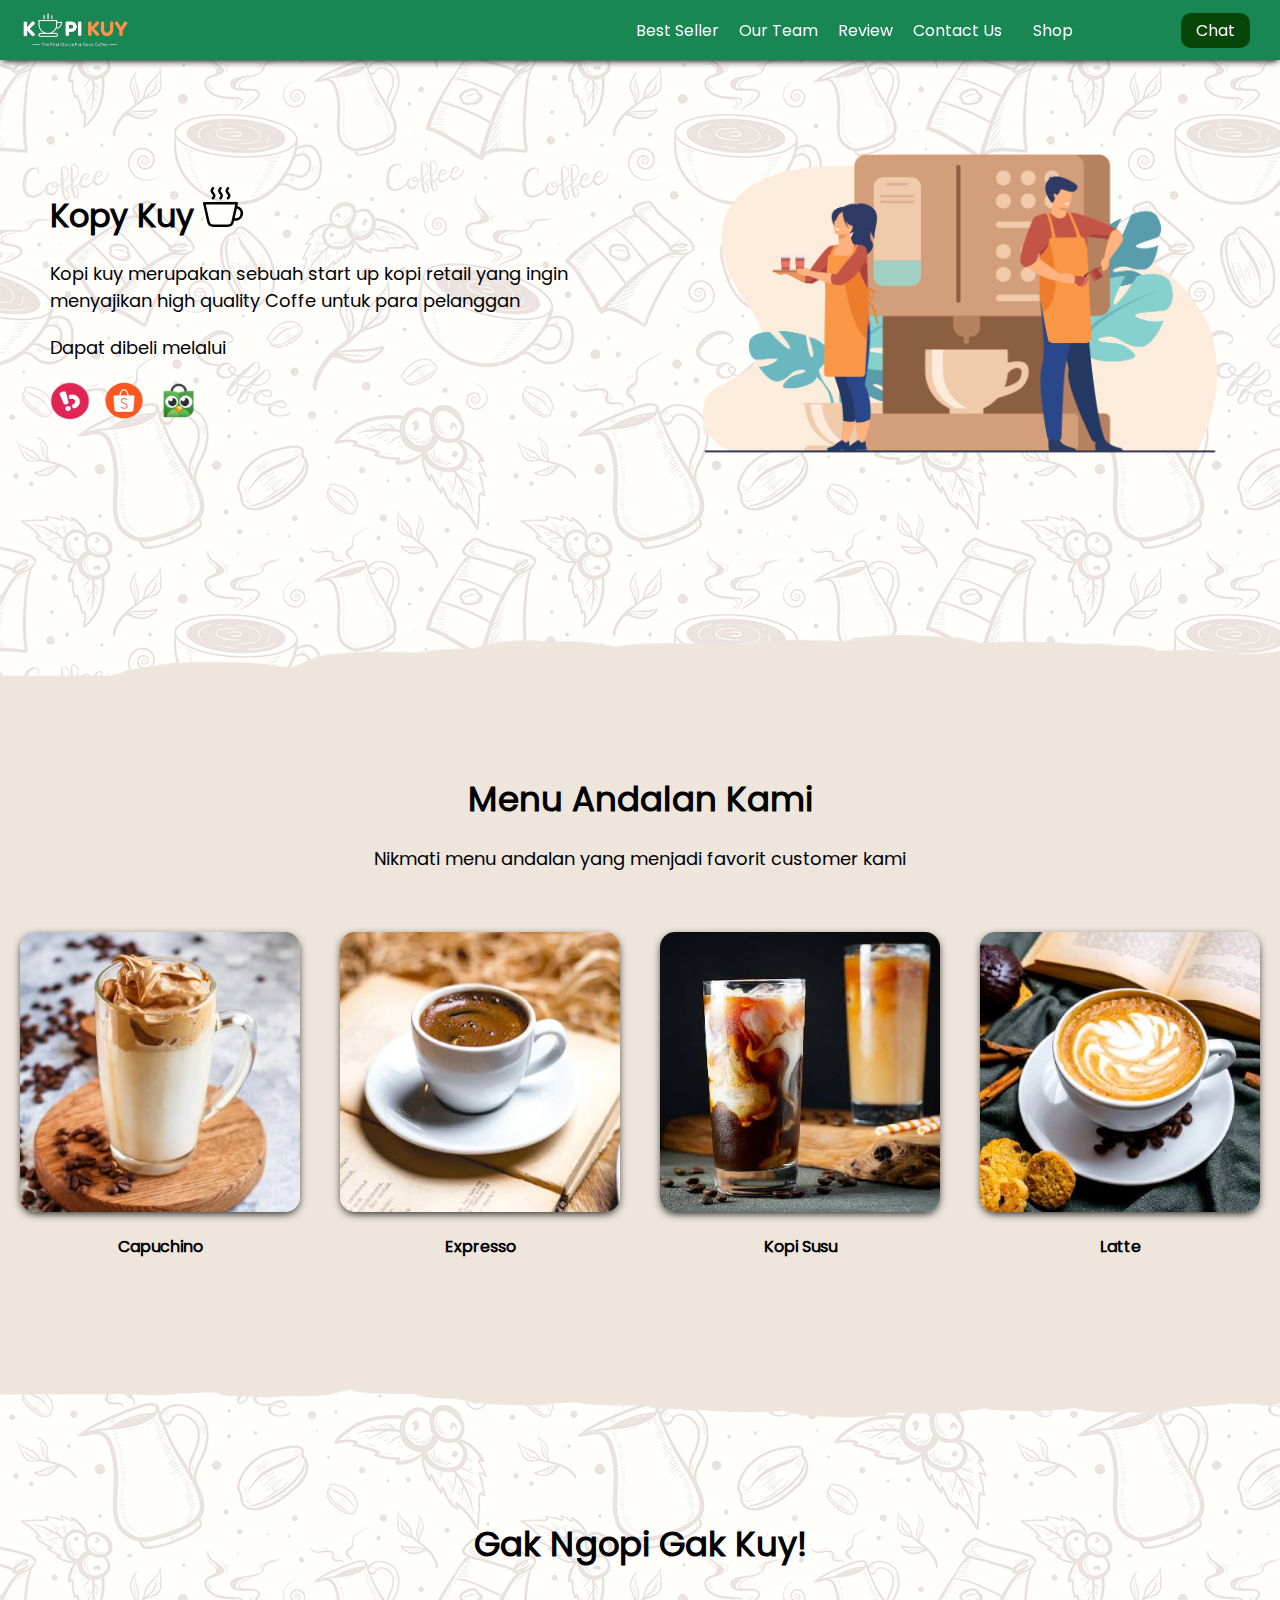
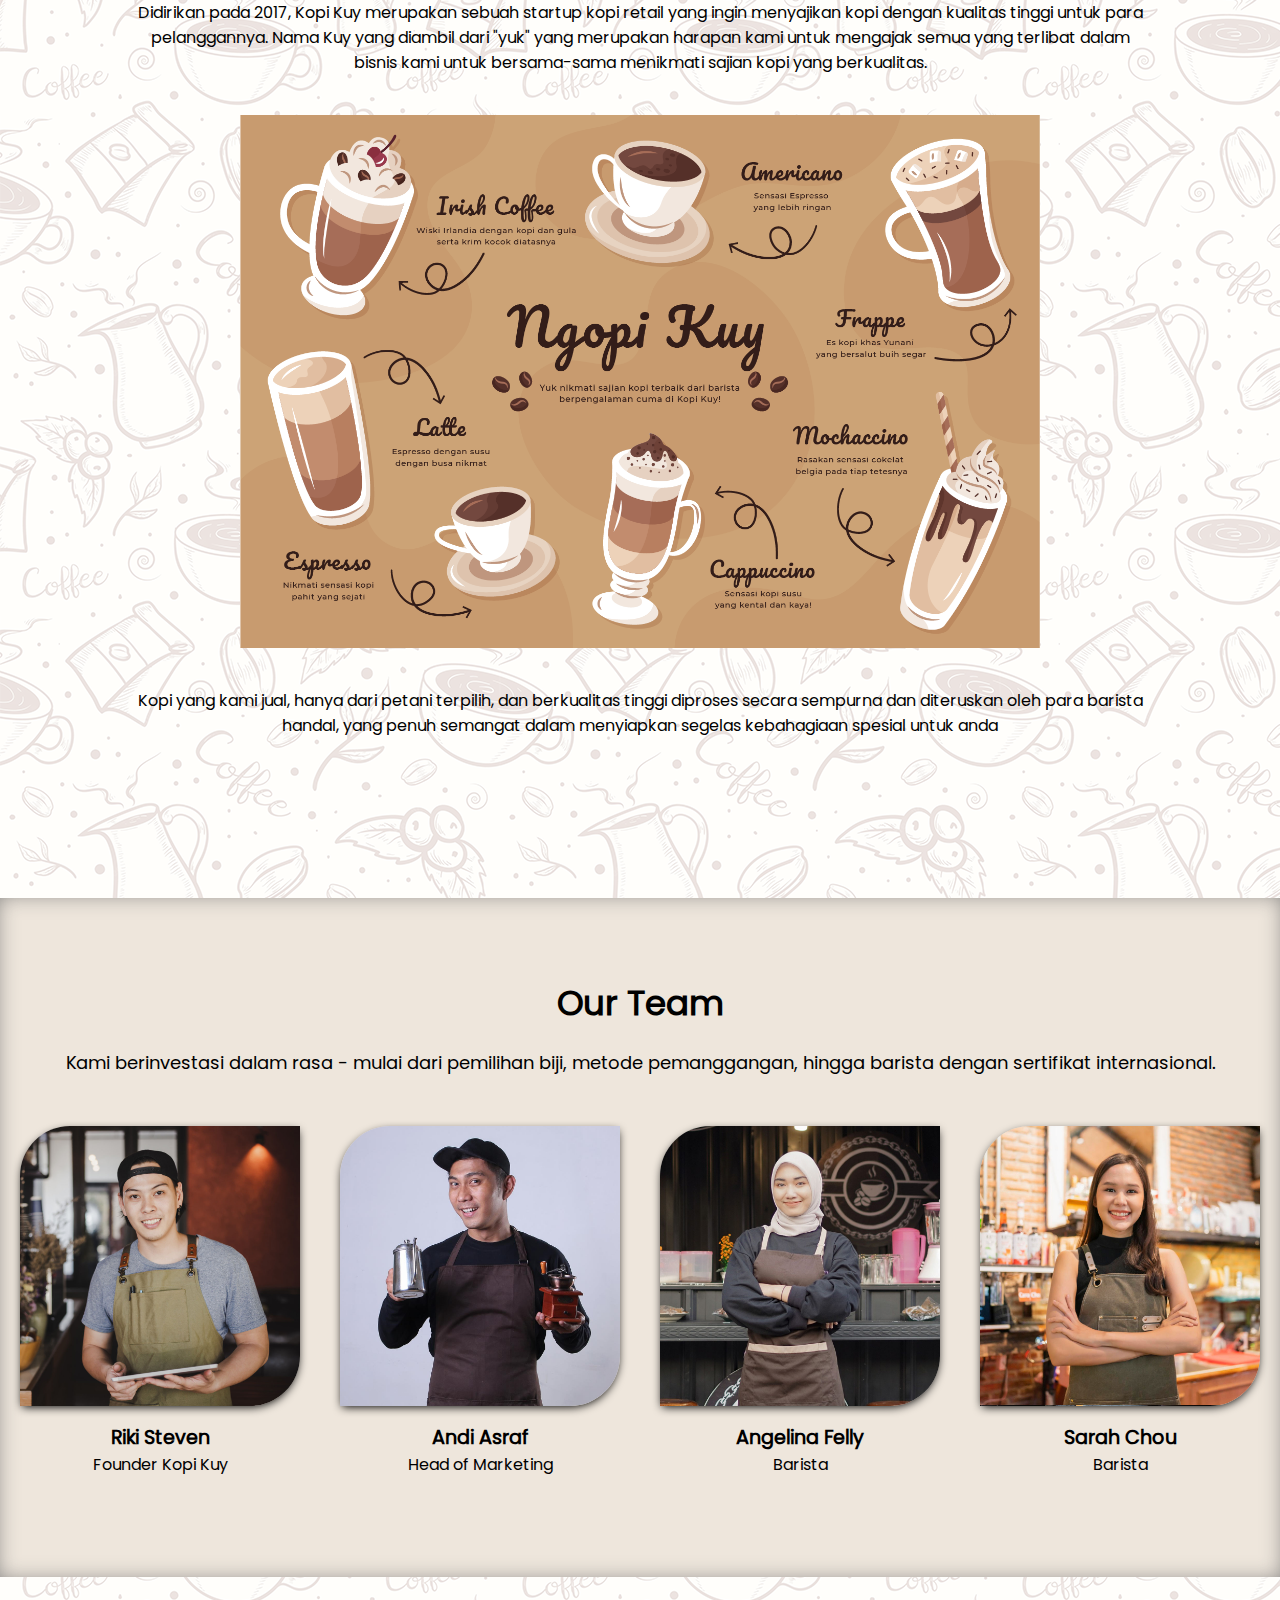
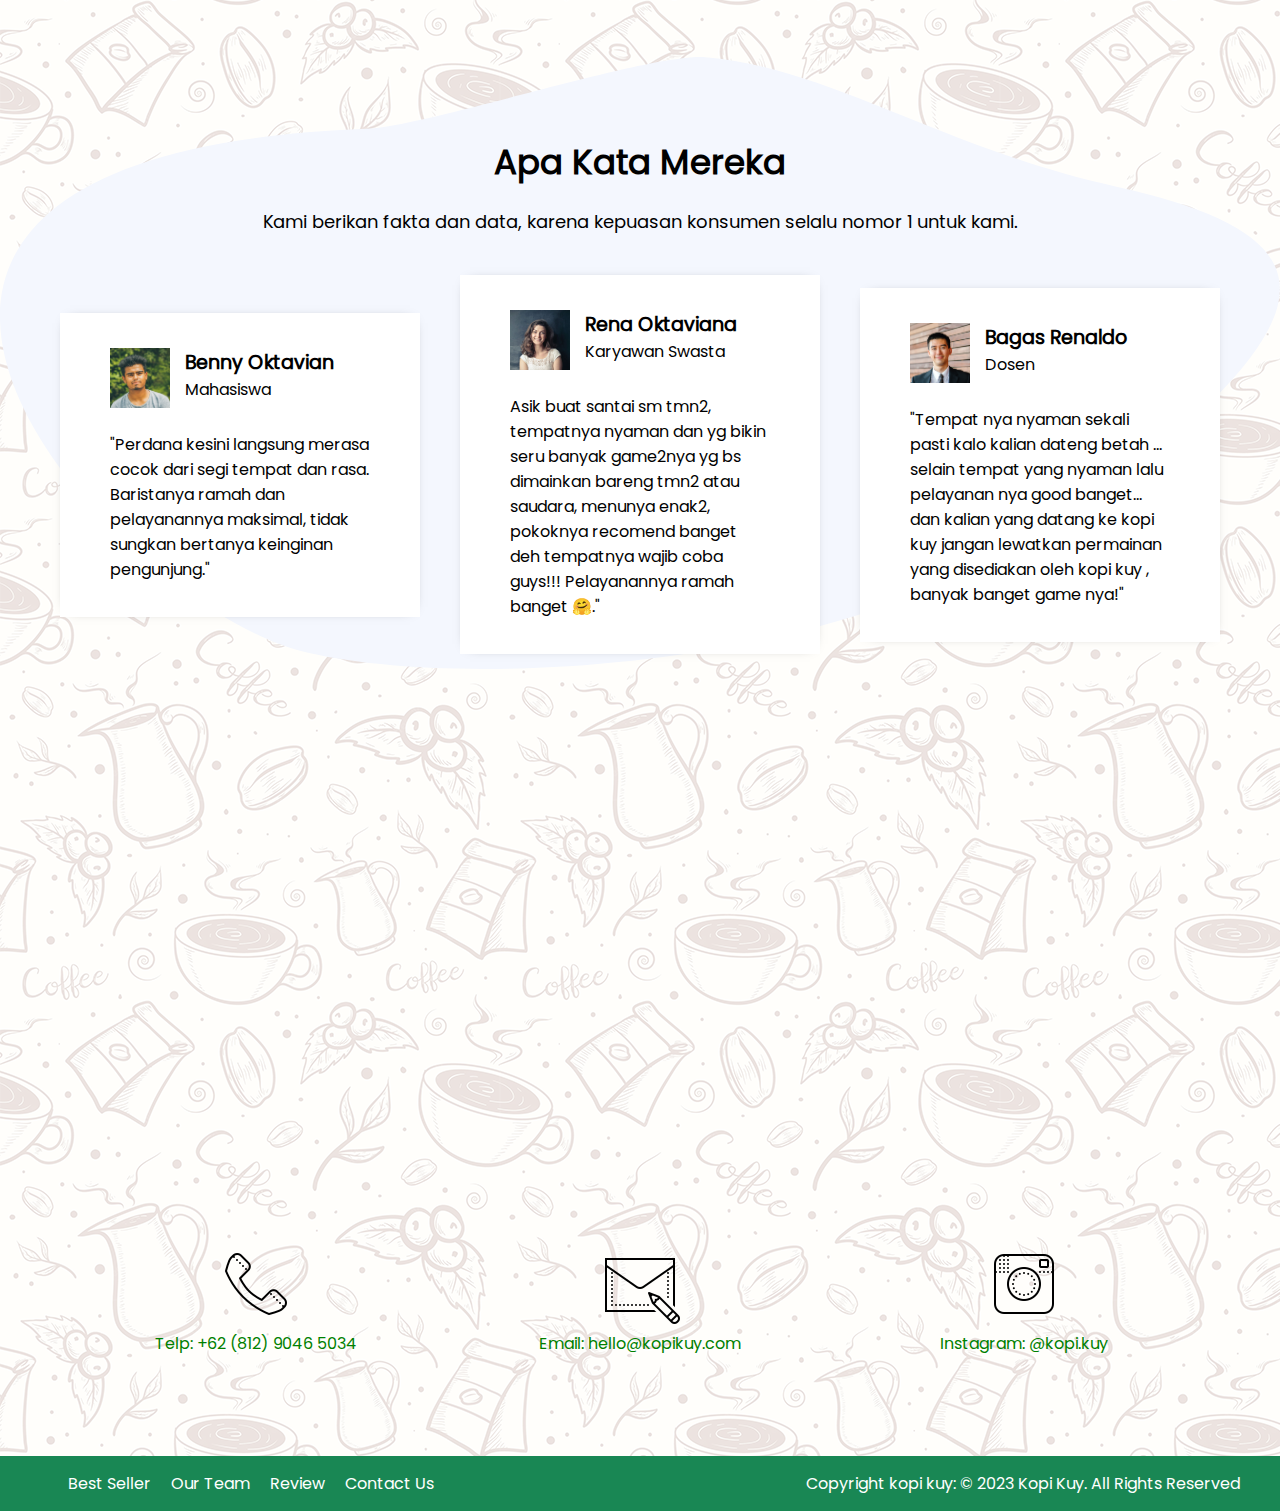
<file: index.html>
<!DOCTYPE html>
<html lang="id">

<head>
    <meta charset="UTF-8">
    <meta http-equiv="X-UA-Compatible" content="IE=edge">
    <meta name="viewport" content="width=device-width, initial-scale=1.0">
    <link rel="shortcut icon" href="images/favicon.ico" type="image/x-icon">
    <title>Website Kopi Kuy</title>
    <link rel="stylesheet" href="css/style.css">
</head>

<body>
    <nav>
        <img class="logo" src="images/logo/logo_kuy.png">
        <div class="navigasi">
            <a href="index.html#best-seller">Best Seller</a>
            <a href="index.html#our-team">Our Team</a>
            <a href="index.html#review">Review</a>
            <a href="index.html#contact-us">Contact Us</a>
        </div>
        <a class="shop" href="produk.html">Shop</a>
        <a class="chat" href="https://wa.me/628123456?text=Saya ingin bertanya" target="_blank">Chat</a>
    </nav>

    <!-- Tulis Kode HTML / <header> Setelah baris di bawah ini (baris 28) -->

    <header>
        <div class="kiri">
            <h1>Kopy Kuy
            <img src="images/icon/icon_kopi.svg" alt=""></h1>
            <p>
                Kopi kuy merupakan sebuah start up kopi retail yang ingin
                menyajikan high quality Coffe untuk para pelanggan
            </p>
            <p>
                Dapat dibeli melalui
            </p>
            <div class="olshop">
                <img src="images/logo/logo_bukalapak.png" alt="">
                <img src="images/logo/logo_shopee.png" alt="">
                <img src="images/logo/logo_tokopedia.png" alt="">
            </div>
        </div>
        <div class="kanan">
            <img src="images/header/header4.png" alt="">
        </div>
    </header>    

    <section class="best-seller" id="best-seller">
        <h2>Menu Andalan Kami</h2>
        <p>Nikmati menu andalan yang menjadi favorit customer kami</p>
        <div class="produk">
            <img src="images/produk/product_capuchino.jpg">
            <p>Capuchino</p>
        </div>
        <div class="produk">
            <img src="images/produk/product_espresso.jpg">
            <p>Expresso</p>
        </div>
        <div class="produk">
            <img src="images/produk/product_kopi_susu.jpg">
            <p>Kopi Susu</p>
        </div>
        <div class="produk">
            <img src="images/produk/product_latte.jpg">
            <p>Latte</p>
        </div>
    </section>

    <section class="about-us" id="about-us">
        <h2>
            Gak Ngopi Gak Kuy!
        </h2>
        <p>
            Didirikan pada 2017, Kopi Kuy merupakan sebuah startup kopi retail 
            yang ingin menyajikan kopi dengan kualitas tinggi untuk para pelanggannya. 
            Nama Kuy yang diambil dari "yuk" yang merupakan harapan kami untuk mengajak semua 
            yang terlibat dalam bisnis kami untuk bersama-sama menikmati sajian kopi yang berkualitas.
        </p>
        <img src="images/about-us/aset_kopi_jumbo.png">
        <p>
            Kopi yang kami jual, hanya dari petani terpilih, dan berkualitas tinggi diproses 
            secara sempurna dan diteruskan oleh para barista handal, yang penuh semangat 
            dalam menyiapkan segelas kebahagiaan spesial untuk anda
        </p>
    </section>

    <section class="our-team" id="our-team">
        <h2>
            Our Team
        </h2>
        <p>
            Kami berinvestasi dalam rasa - mulai dari pemilihan biji, metode pemanggangan, 
    hingga barista dengan sertifikat internasional.
        </p>
        <div class="team">
            <img src="images/team/team1.jpg">
            <h3>
                Riki Steven
            </h3>
            <p>Founder Kopi Kuy</p>
        </div>
        <div class="team">
            <img src="images/team/team2.jpg">
            <h3>
                Andi Asraf
            </h3>
            <p>Head of Marketing</p>
        </div>
        <div class="team">
            <img src="images/team/team3.jpg">
            <h3>
                Angelina Felly
            </h3>
            <p>Barista</p>
        </div>
        <div class="team">
            <img src="images/team/team4.jpg">
            <h3>
                Sarah Chou
            </h3>
            <p>Barista</p>
        </div>
    </section>

    <section class="review" id="review">
        <h2> Apa Kata Mereka</h2>
        <p>
            Kami berikan fakta dan data, karena kepuasan konsumen selalu nomor 1 untuk kami.
        </p>
        <div class="testimoni">
            <img src="images/customer/customer1.jpg" alt="">
            <div class="profile">
               <h3>Benny Oktavian</h3>
               <p>Mahasiswa</p> 
            </div>
            <p> "Perdana kesini langsung merasa cocok dari segi tempat dan rasa. 
                Baristanya ramah dan pelayanannya maksimal, tidak sungkan bertanya keinginan pengunjung."</p>
        </div>
        <div class="testimoni">
            <img src="images/customer/customer2.jpg" alt="">
            <div class="profile">
               <h3>Rena Oktaviana</h3>
               <p>Karyawan Swasta</p> 
            </div>
            <p>  Asik buat santai sm tmn2, tempatnya nyaman dan yg bikin seru banyak game2nya 
                yg bs dimainkan bareng tmn2 atau saudara, menunya enak2, pokoknya recomend 
                banget deh tempatnya wajib coba guys!!! Pelayanannya ramah banget 🤗."</p>
        </div>
        <div class="testimoni">
            <img src="images/customer/customer3.jpg" alt="">
            <div class="profile">
               <h3> Bagas Renaldo</h3>
               <p>Dosen</p> 
            </div>
            <p>  "Tempat nya nyaman sekali pasti kalo kalian dateng betah ... 
                selain tempat yang nyaman lalu pelayanan nya good banget... 
                dan kalian yang datang ke kopi kuy jangan lewatkan permainan yang disediakan 
                oleh kopi kuy , banyak banget game nya!"</p>
        </div>
        
    </section>

    <section class="contact-us" id="contact-us">
        <iframe src="https://www.google.com/maps/embed?pb=!1m14!1m8!1m3!1d7932.741866032694!2d106.668581!3d-6.214715!3m2!1i1024!2i768!4f13.1!3m3!1m2!1s0x2e69f9912c7f297b%3A0xe5a3a671dae861ab!2sKopi%20kuy!5e0!3m2!1sid!2sid!4v1680617229460!5m2!1sid!2sid"
        allowfullscreen="" loading="lazy" referrerpolicy="no-referrer-when-downgrade"></iframe>

        <div class="kontak">
            <img src="images/icon/icon_phone.png" alt="">
            <p>Telp: +62 (812) 9046 5034 </p>
        </div>
        <div class="kontak">
            <img src="images/icon/icon_mail.png" alt="">
            <p>Email: hello@kopikuy.com  </p>
        </div>
        <div class="kontak">
            <img src="images/icon/icon_instagram.png" alt="">
            <p>Instagram: @kopi.kuy  </p>
        </div>
    </section>

    <footer>
        <div class="navigasi">
            <a href="#">Best Seller</a>
            <a href="#">Our Team</a>
            <a href="#">Review</a>
            <a href="#">Contact Us</a>
        </div>
        <p> Copyright kopi kuy: © 2023 Kopi Kuy. All Rights Reserved</p>
    </footer>


    <!--
        Kode HTML tidak boleh lewat dari batas ini
        Pastikan setiap section di tutup
        misalnya kode <section class="best-seller"> harus ada
        di bawah kode </header> (perhatikan ada garis miringnya
        dan setiap section harus setelah kode </section>
        jangan menulis <section> di dalam <section>
    -->
</body>

</html>
</file>
<file: css/style.css>
/* Kode * di bawah ini untuk mereset tampilan setiap web browser supaya seragam */

* {
   box-sizing: border-box;
   margin: 0;
   padding: 0;
}

html {
   /* scroll-behavior: smooth agar scroll ketika klik pada navigasi menjadi halus */
   scroll-behavior: smooth;
}

/* 
Kode di bawah ini untuk mengatur nav sampai footer agar memiliki tampilan flexibel
selengkapnya akan di bahas di hari ke 3
*/

nav,
header,
section,
footer {
   /* 
      display: flex memiliki pengaturan yang dapat mengatur agar elemen
      di dalamnya memiliki ukuran yang fleksibel
      digunakan saat ada elemen yang isinya lebih dari satu kolom
   */
   display: flex;
   /* 
      align-items: center mengatur elemen di dalamnya rata tengah vertikal
   */
   align-items: center;

   /* 
      justify-content: center mengatur elemen di dalamnya rata tengah horizontal
   */
   justify-content: center;

   /* 
      flex-wrap: wrap mengatur agar jika lebar elemen berlebih, maka elemen
      akan otomatis diletakan di baris baru (tidak dipaksakan di satu baris)
   */
   flex-wrap: wrap;
}



/* 
Kode @font-face untuk menginstall font ke dalam Website 
src adalah untuk lokasi fontnya, font dapat di cari di website https://fonts.google.com/
dengan memberi nama family, maka kita mendaftarkan font tersebut ke dalam website
*/

@font-face {
   src: url(../fonts/poppins.woff2);
   font-family: 'Poppins';
}

body {
   /* 
   mendaftarkan semua teks pada body menjadi family Poppins 
   kenapa pada body? karena elemen body membungkus semua elemen dari nav section sampai footer
   */
   font-family: 'Poppins';
}

/*
Misalnya ada font dari google yang bernama Irish Grover yang berada di:
https://fonts.gstatic.com/s/irishgrover/v23/buExpoi6YtLz2QW7LA4flVgv__RP.woff2

maka bisa coba copy kode berikut untuk menginstall font tadi:

@font-face {
  font-family: 'Irish Grover';
  font-style: normal;
  font-weight: 400;
  src: url(https://fonts.gstatic.com/s/irishgrover/v23/buExpoi6YtLz2QW7LA4flVgv__RP.woff2) format('woff2');
}

Jika kode di atas sudah di copy
Nanti pada element yang ingin menggunakan font Irish Grover Tadi, tinggal diganti font-familynya
misal mau mengganti h1 dan h2 maka kodenya sebagai berikut:

h1,h2 {
   font-family: 'Irish Grover';
}

*/


a {
   /* menghilangkan garis bawah pada link */
   text-decoration: none;

   /* 
   color: adalah untuk mengganti warna tulisan.
   color:unset digunakan pada a untuk menghilangkan warna bawaan pada link (biasanya warna biru) 
   */
   color: unset;
}

h2 {
   /* mengatur ukuran huruf ke 34 pixel */
   font-size: 34px;
}

h3 {
   /* mengatur ukuran huruf ke 1.2rem */
   font-size: 1.2rem;
}

h1,
h2,
h3 {
   /* mengatur tebal huruf bisa bold, normal*/
   font-weight: bold;
}

img {
   /* 
      kode max-width artinya lebar maksimal
      mengatur agar semua elemen img memiliki lebar maksimal 100% agar
      besar gambar tidak melebihi layar ataupun elemen pembungkus
   */
   max-width: 100%;
}

/* Navigasi */

nav {
   /* 
   background-color mengatur warna latar belakang 
   untuk pengguna hp, pergantian warna tidak bisa seperti vs code
   hanya dapat menggunakan warna bahasa inggris seperti: red, green, brown, purple dsb
   untuk pengguna vscode silahkan arahkan mouse ke kotak warna di bawah
   untuk mengganti warna sesuai keinginan
   */
   background-color: #198754;

   /* box-shadow membuat efek bayangan */
   box-shadow: 0 3px 7px -2px #000;

   /* width mengatur lebar elemen. 100% agar lebarnya full dari kiri sampai kanan layar */
   width: 100%;

   /* 
   padding digunakan untuk memberi jarak ke dalam. 
   efeknya bila digunakan pada elemen yang memiliki warna latar akan membuat elemen tersebut 'gemuk'
   padding-top artinya jarak ke atas, nilai padding dapat berupa
   padding-top, padding-bottom, padding-left, padding-right
   */
   padding-top: 10px;
   padding-bottom: 10px;

   /* 
   position mengatur posisi elemen, position:fixed supaya elemen nav akan ikut menempel di atas layar
   saat kita scroll ke bawah. Jika ingin navigasi gak nempel, bisa menggunakan position:static;
   */
   position: fixed;

   /* Nilai z-index semakin besar, maka elemen akan semakin di depan */
   z-index: 500;
}

img.logo {
   /* height mengatur tinggi elemen */
   height: 40px;
   /* penjelasan margin mirip dengan padding, fungsinya untuk memberi jarak pada elemen */
   margin-left: 20px;
}

div.navigasi {
   margin-left: auto;
   margin-right: 15px;
}

nav a {
   color: #fff;
   padding-left: 8px;
   padding-right: 8px;
}

a.shop {
   margin-right: 100px;
}

a.chat {
   margin-right: 30px;
   background-color: rgb(8, 69, 8);
   color: #fff;
   padding-top: 5px;
   padding-right: 15px;
   padding-bottom: 5px;
   padding-left: 15px;
   border-radius: 10px;
}


/* 
   PERHATIKAN bahwa dalam mengatur elemen, nama elemen langsung ditulis
   sedangkan untuk mengatur class, dibutuhkan tanda titik (.) terlebih dulu
   img {} berarti seluruh elemen dengan tag img (<img src="....">), 
   sedangkan .img artinya hanya elemen dengan class img (<img class="img" src="...">) 
*/


/* HEADER */


header,
section {
   /*
    padding mengatur jarak ke dalam
    pada padding dan margin ditambahkan top / right / bottom / top 
    untuk mengatur jarak masing-masing 
   */
   padding-top: 80px;
   padding-bottom: 80px;

   /* margin mengatur jarak ke luar */
   margin-bottom: 80px;
}

/* penulisan CSS dapat digabung dengan beberapa elemen */
header div.kiri,
header div.kanan {
   /* width mengatur lebar elemen. 50% artinya setengah ukuran elemen pembungkus */
   width: 50%;
   padding: 50px;
}

header h1 {
   margin-bottom: 20px;
}

header p {
   /* font-size digunakan untuk mengatur ukuran huruf */
   font-size: 18px;
   margin-bottom: 20px;
}

div.olshop img {
   width: 40px;
   /* aspect-ratio:1 agar tinggi menyesuaikan width */
   aspect-ratio: 1;
   margin-right: 10px;
}

/* Best Seller */

section.best-seller {
   position: relative;

   /* background-color mengatur warna latar belakang elemen */
   background-color: #EEE6DC;

   /* text-align mengatur rata tulisan, bisa bernilai: left, right, center, justify */
   text-align: center;
}

/* 
terkait position, after, dan before memerlukan pemahaman mendalam
terkait layout pada CSS untuk dapat memahami secara penuh 
*/

section.best-seller::before,
section.best-seller::after {
   position: absolute;
   content: "";
   width: 100%;
   height: 76px;

   /* background-image untuk menambahkan gambar sebagai background */
   background-image: url(../images/background/garis-atas.png);

   /*background-size agar gambar latar menyesuaikan tinggi / lebar elemen */
   background-size: cover;

   top: -60px;
   left: 0;
}

section.best-seller::after {
   height: 60px;
   background-image: url(../images/background/garis-bawah.png);
   top: unset;
   bottom: -60px;
}

section.best-seller h2 {
   margin-bottom: 20px;
   width: 100%;
}

/* 
Penulisan section.best-seller > p berarti mengatur elemen p yang langsung
di bungkus oleh elemen <section class="best-seller">
aturan ini tidak berlaku untuk elemen <p> yang ada di dalam <div class="produk">
*/

section.best-seller>p {
   font-size: 18px;
   margin-bottom: 40px;
   width: 100%;
}

div.produk {
   /* 
      Penulisan padding dan margin seperti padding:20px ini penulisan singkat 
      yang berarti top, right, bottom, left nilainya sama, yaitu 20px 
   */
   padding: 20px;
   width: 25%;
}

div.produk img {
   /* transition membuat animasi transisi dari perubahan style, 0.3s berarti 0.3 detik */
   transition: all 0.3s ease;

   /* border-radius  Membuat sudut membulat */
   border-radius: 15px;

   /* box-shadow membuat efek bayangan */
   box-shadow: 0 3px 10px -2px #000;
}

/*

kode div.produk img:hover akan dijalankan saat mouse ada di atas elemen <img> yang ada
di dalam <div class="produk"> 
karena ada efek transition pada div.produk img 
maka akan menghasilkan efek animasi yang smooth

*/
div.produk img:hover {

   /* membuat transformasi, bisa berupa scale(1.05), rotate(180deg), translateY(-50px), dsb */
   transform: scale(0.9);
   border-radius: 50%;
}

div.produk p {
   margin-top: 15px;
   font-weight: bold;
}



/* About US */

section.about-us {
   /* max-width: 80%; mengatur lebar maksimal elemen tidak boleh melebihi 80% layar */
   max-width: 80%;

   /* margin-left dan margin-right auto akan membuat posisi elemen berada di tengah */
   margin-left: auto;
   margin-right: auto;
   text-align: center;
}

section.about-us h2 {
   margin-bottom: 30px;
   width: 100%;
}

section.about-us img {
   /* 
      Penulisan width: 800px dan max-width: 100% mengatur agar
      elemen memiliki lebar 800px namun tidak boleh melebihi 100% ukuran layar
   */
   width: 800px;
   max-width: 100%;
   margin: auto;
}

/*
section.about-us p:nth-child(2) berarti mengatur elemen ke 2 dengan jenis <p>
yang ada di dalam <section class="about-us">
*/

section.about-us p:nth-child(2) {
   margin-bottom: 40px;
}

section.about-us p:nth-child(4) {
   margin-top: 40px;
}


/* OUR TEAM */

section.our-team {
   background-color: #EEE6DC;
   box-shadow: inset 0px 0px 23px -6px #707070;
   text-align: center;
}

section.our-team h2 {
   margin-bottom: 20px;
   width: 100%;
}

section.our-team>p {
   margin-bottom: 30px;
   font-size: 18px;
   width: 800px;
   max-width: 90%;
   margin-left: auto;
   margin-right: auto;
   width: 100%;
}

div.team {
   width: 25%;
   padding: 20px;
}

div.team img {
   width: 100%;
   aspect-ratio: 1/1;
   object-fit: cover;
   box-shadow: 0 3px 10px -2px #000;
   border-radius: 50px 0px 50px 0px;
   margin-bottom: 10px;
}


/* REVIEW */

section.review {
   background-image: url(../images/background/bg-review.svg);
   /* 
      background-size: contain;
      membuat gambar latar belakang tidak terpotong
   */
   background-size: contain;

   /* 
      background-repeat: no-repeat;
      membuat gambar latar belakang tidak diulang (duplikat)
   */
   background-repeat: no-repeat;
   padding-left: 40px;
   padding-right: 40px;
   justify-content: space-around;
   /* align-items: stretch; membuat tinggi elemen di dalam .review .baris seragam */
   text-align: center;
}

section.review h2 {
   margin-bottom: 20px;
   width: 100%;
}

section.review>p {
   margin-bottom: 40px;
   font-size: 18px;
   width: 100%;
}

div.testimoni {
   width: 30%;
   display: flex;
   flex-wrap: wrap;
   padding: 35px 50px;
   box-shadow: 0px 0px 12px -10px #000;
   background-color: #fff;
}

div.testimoni img {
   width: 60px;
   height: 60px;
   margin-right: 15px;
   object-fit: cover;
}

div.profile {
   text-align: left;
   display: block;
   margin-bottom: 30px;
   width: calc(100% - 75px);
}

div.profile p {
   width: 100%;
   text-align: left;
}

div.testimoni>p {
   width: 100%;
   text-align: left;
}


/* CONTACT US */
section.contact-us {
   margin-bottom: 20px;
}

section.contact-us iframe {
   width: 100%;
   height: 300px;
   border: 0;
}

div.kontak {
   width: 30%;
   /* color mengatur warna tulisan */
   color: green;
   text-align: center;
   margin-top: 50px;
}


/* FOOTER */

footer {
   background-color: #198754;
   padding-top: 15px;
   padding-bottom: 15px;
   color: #fff;
   padding-right: 40px;
   padding-left: 40px;
}

footer div.navigasi {
   margin-left: 20px;
   margin-right: auto;
}

footer div.navigasi a {
   padding: 8px;
}

/* UNTUK kode RESPONSIF hari ke 3 tulis DI BAWAH sini */

@media (max-width:600px) {
   .navigasi {
      display: none;
   }

   a.shop {
      margin-right: 10px;
      margin-left: auto;
   }

   header div.kiri,
   header div.kanan {
      width: 100%;
      padding: 20px;
      text-align: center;
   }

   div.produk,
   div.team,
   div.kontak {
      width: 50%;
   }

   div.testimoni {
      width: 100%;
      margin-bottom: 20px;
   }
}

/* Kode CSS Selesai di sini */
body {
   background-image: url(../images/background/bgkopi.png);
}
</file>
